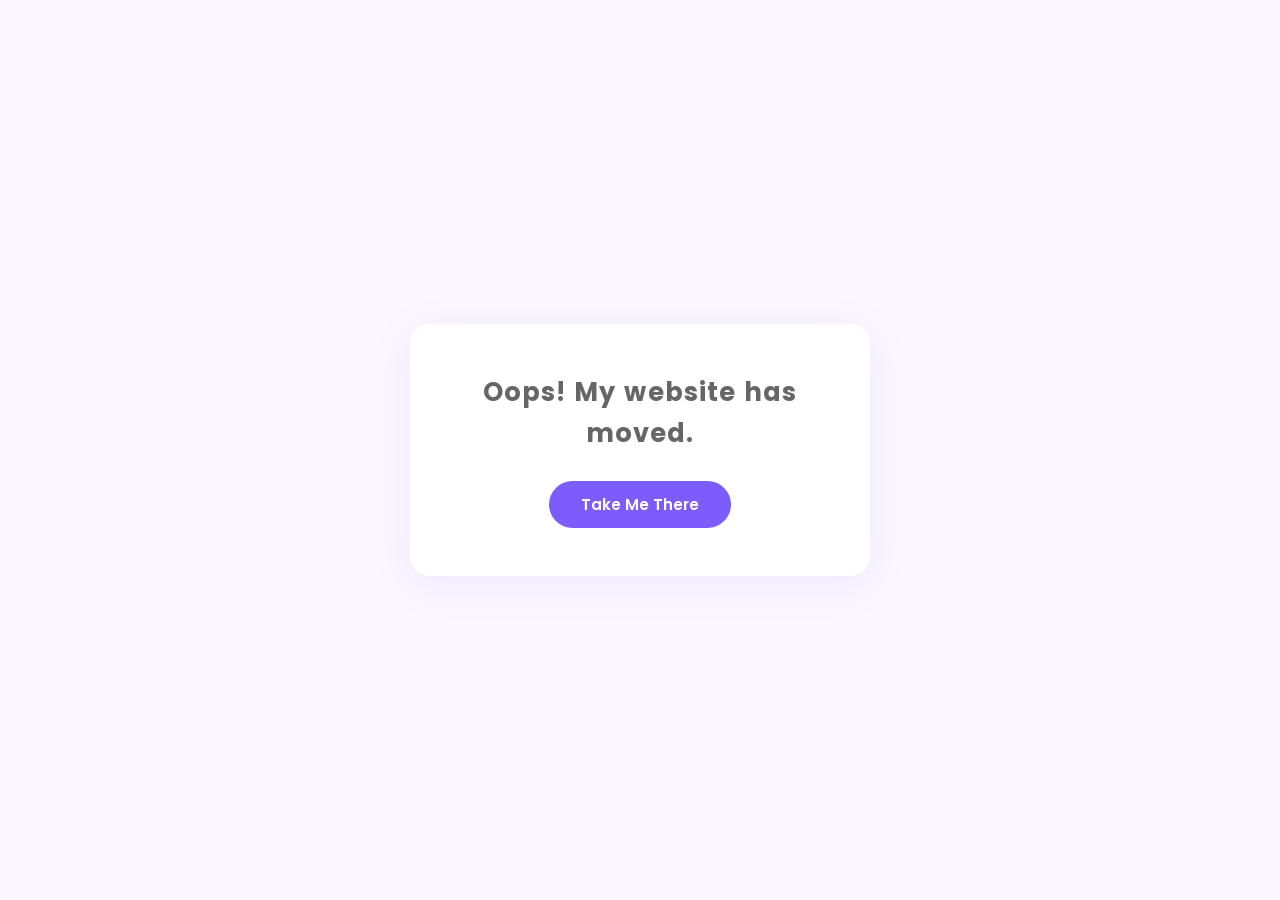
<file: personal-website/index.html>
<!DOCTYPE html>
<html lang="en">
<head>
    <meta charset="UTF-8">
    <meta name="viewport" content="width=device-width, initial-scale=1.0">
    <title>Vindhya Banda | Redirecting...</title>
    <link rel="preconnect" href="https://fonts.googleapis.com">
    <link rel="preconnect" href="https://fonts.gstatic.com" crossorigin>
    <link href="https://fonts.googleapis.com/css2?family=Poppins:wght@600;700&family=Nunito:wght@400;600&display=swap" rel="stylesheet">
    <style>
        * { margin: 0; padding: 0; box-sizing: border-box; }
        body {
            font-family: 'Nunito', sans-serif;
            min-height: 100vh;
            display: flex;
            align-items: center;
            justify-content: center;
            background: #FBF7FF;
            color: #333;
            text-align: center;
            padding: 24px;
        }
        .card {
            background: #fff;
            border-radius: 20px;
            padding: 48px 40px;
            max-width: 460px;
            box-shadow: 0 8px 40px rgba(124, 92, 252, 0.1);
        }
        .oops {
            font-family: 'Poppins', sans-serif;
            font-size: 1.6rem;
            font-weight: 700;
            margin-bottom: 28px;
            letter-spacing: 0.04em;
            word-spacing: 0.08em;
        }
        p {
            font-size: 1.05rem;
            color: #666;
            margin-bottom: 28px;
            line-height: 1.6;
        }
        a.btn {
            display: inline-block;
            padding: 12px 32px;
            background: #7C5CFC;
            color: #fff;
            border-radius: 30px;
            font-family: 'Poppins', sans-serif;
            font-weight: 600;
            font-size: 0.95rem;
            text-decoration: none;
            transition: background 0.3s ease, transform 0.3s ease, box-shadow 0.3s ease;
        }
        a.btn:hover {
            background: #5a3de6;
            transform: translateY(-2px);
            box-shadow: 0 6px 20px rgba(124, 92, 252, 0.3);
        }
    </style>
</head>
<body>
    <div class="card">
        <p class="oops">Oops! My website has moved.</p>
        <a class="btn" href="https://vindhyabanda.github.io/">Take Me There</a>
    </div>
</body>
</html>
</file>
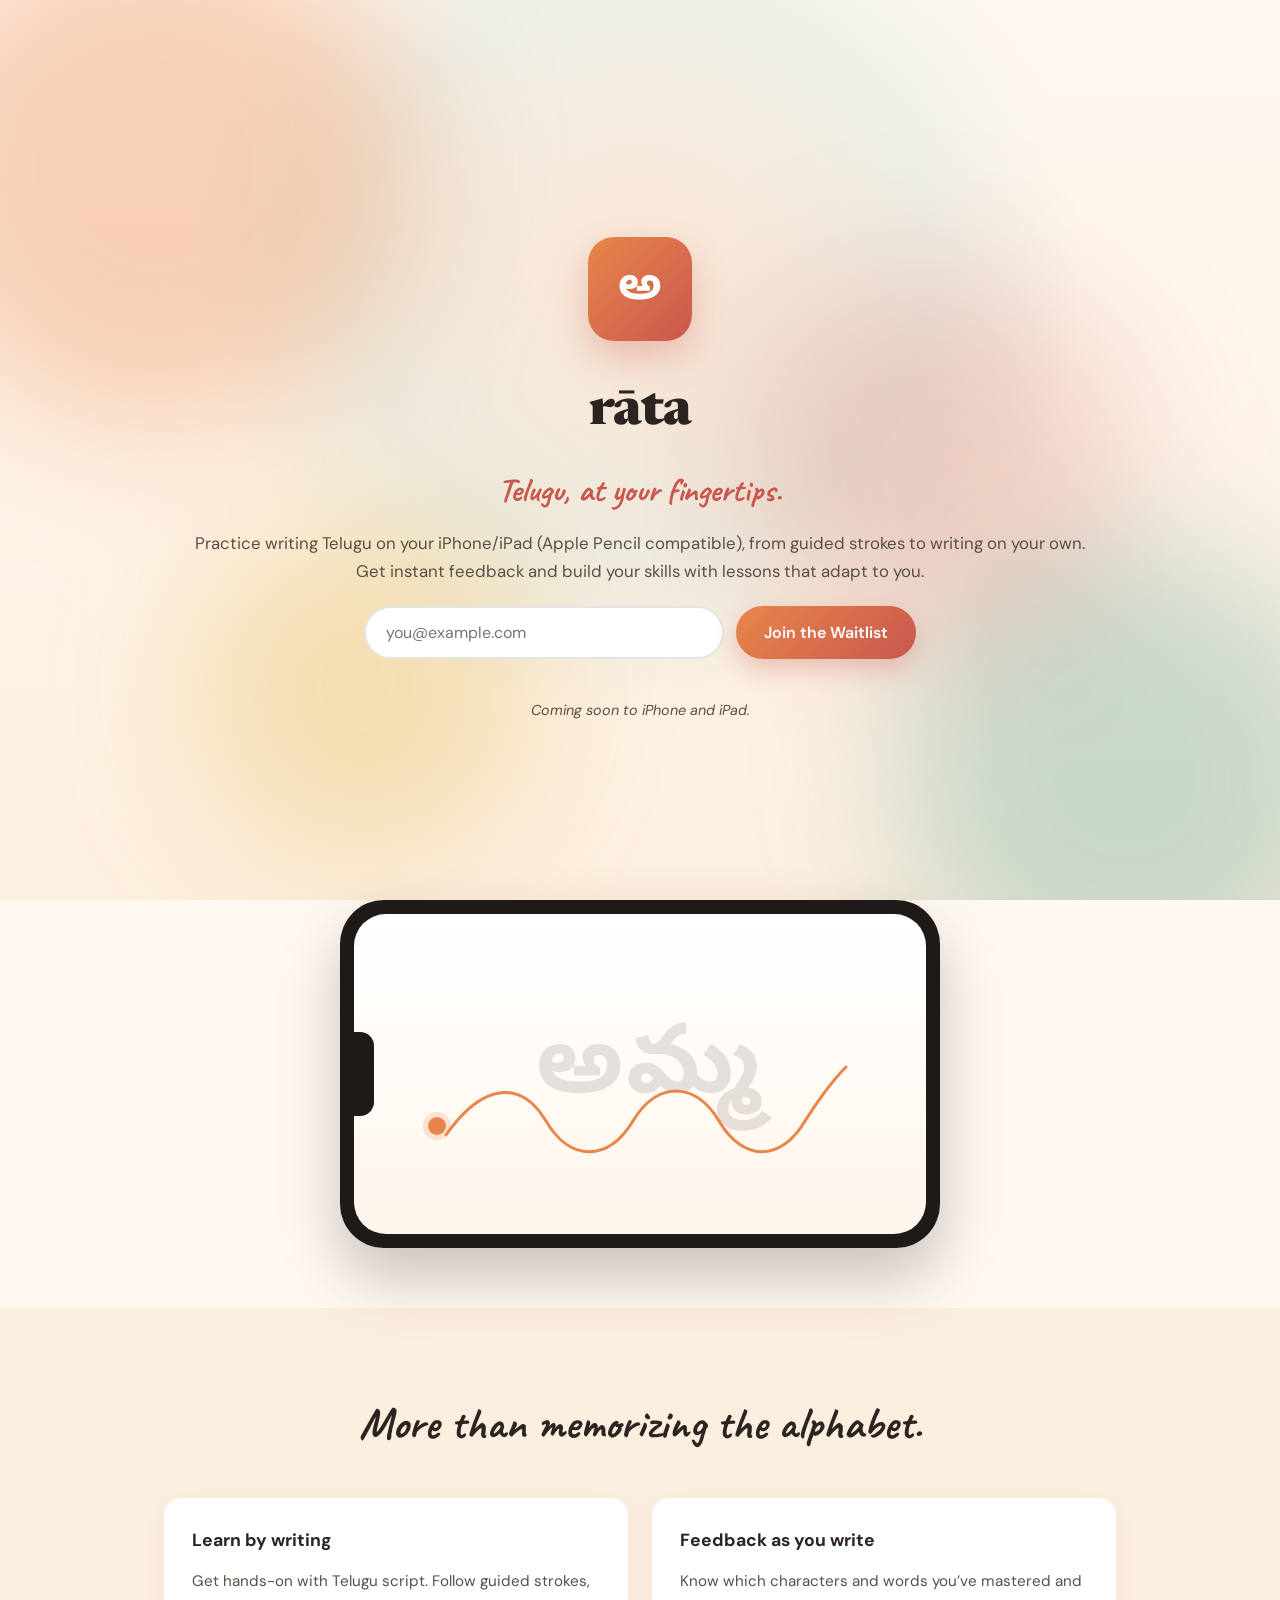
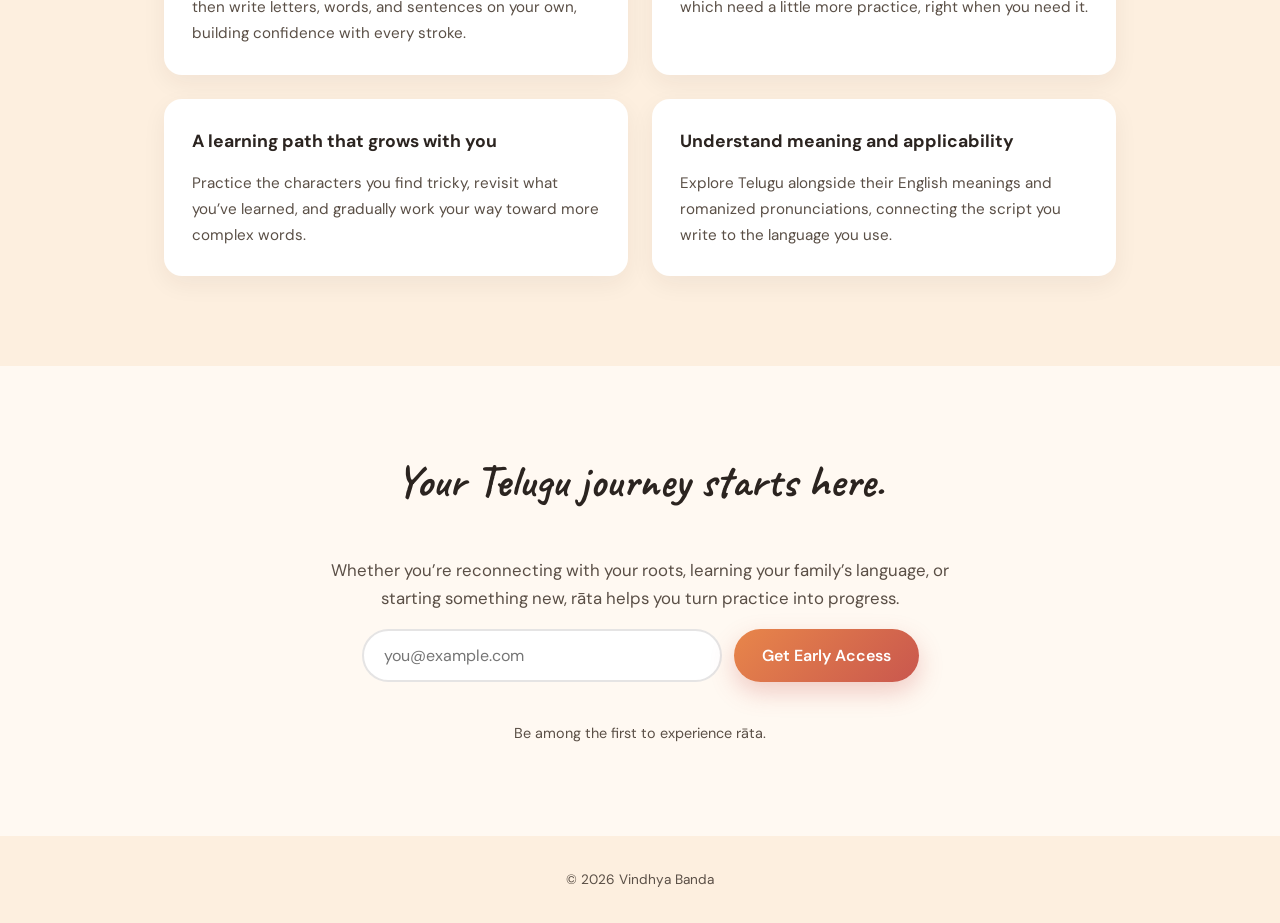
<file: rata.html>
<!DOCTYPE html>
<html lang="en">
<head>
    <meta charset="UTF-8">
    <meta name="viewport" content="width=device-width, initial-scale=1.0">
    <title>Introducing rāta — Telugu, at Your Fingertips | Coming Soon to iPhone &amp; iPad</title>
    <meta name="description" content="Introducing rāta, an iPhone and iPad app for learning to write Telugu, one word at a time. Write words with your finger or Apple Pencil, get instant feedback, and follow lessons that adapt to you. Join the waitlist.">
    <link rel="preconnect" href="https://fonts.googleapis.com">
    <link rel="preconnect" href="https://fonts.gstatic.com" crossorigin>
    <link href="https://fonts.googleapis.com/css2?family=Newsreader:wght@500;600;700;800&family=DM+Sans:wght@400;500;600;700&family=Noto+Sans+Telugu:wght@500;700&family=Caveat:wght@600;700&display=swap" rel="stylesheet">
    <link rel="stylesheet" href="rata.css">
</head>
<body>
    <main>
        <!-- Hero -->
        <section class="rata-hero">
            <div class="rata-hero-glow" aria-hidden="true"></div>
            <div class="rata-hero-blobs" aria-hidden="true">
                <span class="rata-blob rata-blob-saffron"></span>
                <span class="rata-blob rata-blob-teal"></span>
                <span class="rata-blob rata-blob-terracotta"></span>
                <span class="rata-blob rata-blob-gold"></span>
            </div>
            <div class="rata-container rata-hero-inner">
                <div class="rata-app-icon fade-in" aria-hidden="true">
                    <span class="rata-app-icon-letter">అ</span>
                </div>

                <h1 class="rata-hero-title fade-in">rāta</h1>
                <p class="rata-hero-tagline fade-in"><span class="rata-tagline-ink">Telugu, at your fingertips.</span></p>
                <p class="rata-hero-sub fade-in">
                    <span class="rata-hero-sub-line">Practice writing Telugu on your iPhone/iPad (Apple Pencil compatible), from guided strokes to writing on your own.</span>
                    <span class="rata-hero-sub-line">Get instant feedback and build your skills with lessons that adapt to you.</span>
                </p>

                <form class="rata-waitlist-form fade-in" id="rata-waitlist-form" novalidate>
                    <label for="rata-email" class="rata-sr-only">Email address</label>
                    <input
                        type="email"
                        id="rata-email"
                        name="email"
                        class="rata-email-input"
                        placeholder="you@example.com"
                        autocomplete="email"
                        required
                    >
                    <button type="submit" class="rata-btn rata-btn-primary" id="rata-waitlist-submit">
                        Join the Waitlist
                    </button>
                </form>
                <p class="rata-form-message" id="rata-form-message" role="status" aria-live="polite"></p>
                <p class="rata-caption rata-caption-italic fade-in">Coming soon to iPhone and iPad.</p>
            </div>
        </section>

        <!-- Preview / Mockup -->
        <section class="rata-section rata-preview">
            <div class="rata-container">
                <div class="rata-preview-visual fade-in" aria-hidden="true">
                    <div class="rata-phone-mockup">
                        <div class="rata-phone-notch"></div>
                        <div class="rata-phone-screen">
                            <div class="rata-trace-stage">
                                <div class="rata-trace-letter-wrap">
                                    <span class="rata-trace-letter rata-trace-letter-guide" aria-hidden="true">అమ్మ</span>
                                    <span class="rata-trace-letter rata-trace-letter-ink">అమ్మ</span>
                                    <svg class="rata-trace-line" viewBox="0 0 440 230" preserveAspectRatio="none">
                                        <path pathLength="100" d="M 16 176 C 54 122, 92 122, 116 162 C 140 203, 178 203, 203 162 C 227 122, 265 122, 289 162 C 313 203, 351 203, 375 162 C 394 132, 405 119, 416 108" />
                                    </svg>
                                    <span class="rata-trace-pen" aria-hidden="true"></span>
                                </div>
                            </div>
                        </div>
                    </div>
                </div>
            </div>
        </section>

        <!-- Features -->
        <section class="rata-section rata-features">
            <div class="rata-container">
                <h2 class="rata-section-title fade-in">More than memorizing the alphabet.</h2>
                <div class="rata-features-grid">
                    <div class="rata-feature-card fade-in" style="--rata-accent: #E8864A;">
                        <h3>Learn by writing</h3>
                        <p>Get hands-on with Telugu script. Follow guided strokes, then write letters, words, and sentences on your own, building confidence with every stroke.</p>
                    </div>
                    <div class="rata-feature-card fade-in" style="--rata-accent: #2F8C82;">
                        <h3>Feedback as you write</h3>
                        <p>Know which characters and words you&rsquo;ve mastered and which need a little more practice, right when you need it.</p>
                    </div>
                    <div class="rata-feature-card fade-in" style="--rata-accent: #C9574E;">
                        <h3>A learning path that grows with you</h3>
                        <p>Practice the characters you find tricky, revisit what you&rsquo;ve learned, and gradually work your way toward more complex words.</p>
                    </div>
                    <div class="rata-feature-card fade-in" style="--rata-accent: #D4A017;">
                        <h3>Understand meaning and applicability</h3>
                        <p>Explore Telugu alongside their English meanings and romanized pronunciations, connecting the script you write to the language you use.</p>
                    </div>
                </div>
            </div>
        </section>

        <!-- Waitlist CTA (repeat) -->
        <section class="rata-section rata-cta">
            <div class="rata-container rata-cta-inner">
                <h2 class="rata-section-title fade-in">Your Telugu journey starts here.</h2>
                <p class="rata-cta-sub fade-in">Whether you&rsquo;re reconnecting with your roots, learning your family&rsquo;s language, or starting something new, rāta helps you turn practice into progress.</p>

                <form class="rata-waitlist-form fade-in" id="rata-waitlist-form-2" novalidate>
                    <label for="rata-email-2" class="rata-sr-only">Email address</label>
                    <input
                        type="email"
                        id="rata-email-2"
                        name="email"
                        class="rata-email-input"
                        placeholder="you@example.com"
                        autocomplete="email"
                        required
                    >
                    <button type="submit" class="rata-btn rata-btn-primary" id="rata-waitlist-submit-2">
                        Get Early Access
                    </button>
                </form>
                <p class="rata-form-message" id="rata-form-message-2" role="status" aria-live="polite"></p>
                <p class="rata-caption fade-in">Be among the first to experience rāta.</p>
            </div>
        </section>
    </main>

    <footer class="rata-footer">
        <p>&copy; 2026 Vindhya Banda</p>
    </footer>

    <script src="rata.js"></script>
</body>
</html>
</file>
<file: rata.css>
/* ===== RESET & BASE ===== */
*,
*::before,
*::after {
    margin: 0;
    padding: 0;
    box-sizing: border-box;
}

html {
    scroll-behavior: smooth;
}

body {
    font-family: 'DM Sans', sans-serif;
    color: #2B2420;
    background: #FFF9F2;
    line-height: 1.7;
    overflow-x: hidden;
}


img, svg {
    max-width: 100%;
    display: block;
}

/* ===== COLOR VARIABLES ===== */
:root {
    --rata-saffron: #E8864A;
    --rata-teal: #2F8C82;
    --rata-terracotta: #C9574E;
    --rata-gold: #D4A017;
    --rata-cream: #FFF9F2;
    --rata-cream-alt: #FDEFDF;
    --rata-text: #2B2420;
    --rata-text-light: #5A4F46;
}

.rata-container {
    max-width: 1000px;
    margin: 0 auto;
    padding: 0 24px;
}

.rata-sr-only {
    position: absolute;
    width: 1px;
    height: 1px;
    padding: 0;
    margin: -1px;
    overflow: hidden;
    clip: rect(0, 0, 0, 0);
    white-space: nowrap;
    border: 0;
}

/* ===== HERO ===== */
.rata-hero {
    position: relative;
    min-height: 100vh;
    display: flex;
    align-items: center;
    padding: 140px 0 80px;
    overflow: hidden;
    background: linear-gradient(180deg, #FFF9F2 0%, #FDEFDF 100%);
}

.rata-hero-glow {
    position: absolute;
    top: -20%;
    left: 50%;
    transform: translateX(-50%);
    width: 900px;
    height: 900px;
    background: radial-gradient(circle, rgba(232, 134, 74, 0.14) 0%, rgba(47, 140, 130, 0.08) 45%, transparent 70%);
    pointer-events: none;
}

/* Slowly drifting, blurred color blobs behind the hero content. */
.rata-hero-blobs {
    position: absolute;
    inset: 0;
    pointer-events: none;
    filter: blur(70px);
}

.rata-blob {
    position: absolute;
    border-radius: 50%;
    opacity: 0.35;
    will-change: transform;
}

.rata-blob-saffron {
    width: 520px;
    height: 520px;
    top: -10%;
    left: -8%;
    background: var(--rata-saffron);
    animation: rata-blob-drift-a 22s ease-in-out infinite alternate;
}

.rata-blob-teal {
    width: 460px;
    height: 460px;
    bottom: -12%;
    right: -6%;
    background: var(--rata-teal);
    opacity: 0.25;
    animation: rata-blob-drift-b 26s ease-in-out infinite alternate;
}

.rata-blob-terracotta {
    width: 380px;
    height: 380px;
    top: 30%;
    right: 12%;
    background: var(--rata-terracotta);
    opacity: 0.22;
    animation: rata-blob-drift-c 30s ease-in-out infinite alternate;
}

.rata-blob-gold {
    width: 340px;
    height: 340px;
    bottom: 5%;
    left: 15%;
    background: var(--rata-gold);
    opacity: 0.25;
    animation: rata-blob-drift-d 24s ease-in-out infinite alternate;
}

@keyframes rata-blob-drift-a {
    0%   { transform: translate(0, 0) scale(1); }
    50%  { transform: translate(18vw, 12vh) scale(1.15); }
    100% { transform: translate(6vw, 30vh) scale(0.95); }
}

@keyframes rata-blob-drift-b {
    0%   { transform: translate(0, 0) scale(1); }
    50%  { transform: translate(-20vw, -14vh) scale(1.1); }
    100% { transform: translate(-8vw, -32vh) scale(0.9); }
}

@keyframes rata-blob-drift-c {
    0%   { transform: translate(0, 0) scale(1); }
    50%  { transform: translate(-24vw, 10vh) scale(0.85); }
    100% { transform: translate(-10vw, -18vh) scale(1.2); }
}

@keyframes rata-blob-drift-d {
    0%   { transform: translate(0, 0) scale(1); }
    50%  { transform: translate(22vw, -16vh) scale(1.2); }
    100% { transform: translate(34vw, 4vh) scale(0.9); }
}

@media (max-width: 600px) {
    .rata-blob-saffron { width: 320px; height: 320px; }
    .rata-blob-teal { width: 280px; height: 280px; }
    .rata-blob-terracotta { width: 240px; height: 240px; }
    .rata-blob-gold { width: 220px; height: 220px; }
}

/* Reduced-motion visitors still get a gentle, stationary color "breathing" instead of drifting blobs. */
@media (prefers-reduced-motion: reduce) {
    .rata-blob {
        animation: rata-blob-breathe 10s ease-in-out infinite alternate;
    }

    .rata-blob-teal { animation-delay: -2.5s; }
    .rata-blob-terracotta { animation-delay: -5s; }
    .rata-blob-gold { animation-delay: -7.5s; }
}

@keyframes rata-blob-breathe {
    0%   { opacity: 0.12; }
    100% { opacity: 0.4; }
}

.rata-hero-inner {
    position: relative;
    z-index: 1;
    text-align: center;
    max-width: 680px;
}

.rata-app-icon {
    width: 104px;
    height: 104px;
    margin: 0 auto 28px;
    border-radius: 26px;
    background: linear-gradient(135deg, var(--rata-saffron) 0%, var(--rata-terracotta) 100%);
    display: flex;
    align-items: center;
    justify-content: center;
    box-shadow: 0 16px 36px rgba(201, 87, 78, 0.3);
}

.rata-app-icon-letter {
    font-family: 'Noto Sans Telugu', 'DM Sans', sans-serif;
    font-size: 3rem;
    font-weight: 700;
    color: #fff;
}

/* The "rāta" wordmark uses the display serif, and the tagline and section
   titles use a handwritten script; everything else is DM Sans. */
.rata-hero-title {
    font-family: 'Newsreader', serif;
    font-size: 3.2rem;
    font-weight: 800;
    letter-spacing: -1px;
    color: var(--rata-text);
    margin-bottom: 14px;
}

.rata-hero-tagline {
    font-family: 'Caveat', cursive;
    font-size: 2.1rem;
    font-weight: 700;
    line-height: 1.2;
    color: var(--rata-terracotta);
    margin-bottom: 18px;
}

/* "Writes" the tagline left to right once on load: a soft-edged mask sweeps
   across the text with brief pauses between words, like a pen lifting. */
.rata-tagline-ink {
    display: inline-block;
    padding: 0 0.15em;
    -webkit-mask-image: linear-gradient(to right, #000 45%, transparent 55%);
    mask-image: linear-gradient(to right, #000 45%, transparent 55%);
    -webkit-mask-size: 220% 100%;
    mask-size: 220% 100%;
    -webkit-mask-repeat: no-repeat;
    mask-repeat: no-repeat;
    animation: rata-tagline-write 2.6s linear 0.6s both;
}

@keyframes rata-tagline-write {
    0%   { -webkit-mask-position: 100% 0; mask-position: 100% 0; }
    /* "Telugu," */
    26%  { -webkit-mask-position: 72% 0;  mask-position: 72% 0; }
    32%  { -webkit-mask-position: 70% 0;  mask-position: 70% 0; }
    /* "at" */
    42%  { -webkit-mask-position: 60% 0;  mask-position: 60% 0; }
    46%  { -webkit-mask-position: 58% 0;  mask-position: 58% 0; }
    /* "your" */
    60%  { -webkit-mask-position: 42% 0;  mask-position: 42% 0; }
    64%  { -webkit-mask-position: 40% 0;  mask-position: 40% 0; }
    /* "fingertips." */
    100% { -webkit-mask-position: 0% 0;   mask-position: 0% 0; }
}

.rata-hero-sub {
    --rata-sub-width: min(920px, calc(100vw - 64px));
    width: var(--rata-sub-width);
    margin-left: 50%;
    translate: -50% 0;
    font-size: 1.05rem;
    color: var(--rata-text-light);
    margin-bottom: 20px;
    text-wrap: balance;
}

/* The subtitle extends past the 680px hero column so it stays on two lines
   wherever possible: one sentence per line on wide screens, and the whole
   paragraph balanced across two lines on mid-size screens. */
@media (min-width: 960px) {
    .rata-hero-sub-line {
        display: block;
    }
}

.rata-emphasis {
    font-weight: 700;
    font-size: 1.1rem;
    color: var(--rata-text);
    margin-bottom: 32px;
}

.rata-caption {
    font-size: 0.9rem;
    color: var(--rata-text-light);
    margin-top: 6px;
}

.rata-caption-italic {
    font-style: italic;
}

/* ===== WAITLIST FORM ===== */
.rata-waitlist-form {
    display: flex;
    gap: 12px;
    justify-content: center;
    flex-wrap: wrap;
    margin-bottom: 12px;
}

.rata-email-input {
    font-family: 'DM Sans', sans-serif;
    font-size: 1rem;
    padding: 14px 20px;
    border-radius: 999px;
    border: 2px solid rgba(43, 36, 32, 0.12);
    background: #fff;
    min-width: 280px;
    flex: 1 1 280px;
    max-width: 360px;
    color: var(--rata-text);
    transition: border-color 0.25s ease, box-shadow 0.25s ease;
}

.rata-email-input:focus {
    outline: none;
    border-color: var(--rata-saffron);
    box-shadow: 0 0 0 4px rgba(232, 134, 74, 0.15);
}

.rata-email-input.rata-input-error {
    border-color: var(--rata-terracotta);
    box-shadow: 0 0 0 4px rgba(201, 87, 78, 0.12);
}

.rata-btn {
    font-family: 'DM Sans', sans-serif;
    font-weight: 600;
    font-size: 1rem;
    padding: 14px 28px;
    border-radius: 999px;
    border: none;
    cursor: pointer;
    transition: transform 0.25s ease, box-shadow 0.25s ease, opacity 0.25s ease;
    white-space: nowrap;
}

.rata-btn-primary {
    color: #fff;
    background: linear-gradient(135deg, var(--rata-saffron) 0%, var(--rata-terracotta) 100%);
    box-shadow: 0 10px 24px rgba(201, 87, 78, 0.28);
}

.rata-btn-primary:hover:not(:disabled) {
    transform: translateY(-2px);
    box-shadow: 0 14px 30px rgba(201, 87, 78, 0.35);
}

.rata-btn-primary:disabled {
    opacity: 0.7;
    cursor: not-allowed;
    transform: none;
}

.rata-form-message {
    min-height: 1.4em;
    font-size: 0.95rem;
    font-weight: 600;
}

.rata-form-message.rata-success {
    color: var(--rata-teal);
}

.rata-form-message.rata-error {
    color: var(--rata-terracotta);
}

/* ===== SECTIONS ===== */
.rata-section {
    padding: 90px 0;
}

.rata-section-title {
    text-align: center;
    font-family: 'Caveat', cursive;
    font-size: 2.8rem;
    font-weight: 700;
    line-height: 1.15;
    color: var(--rata-text);
    margin-bottom: 48px;
}

/* ===== PREVIEW / MOCKUP ===== */
.rata-preview {
    padding-top: 0;
    padding-bottom: 60px;
}

.rata-preview-visual {
    display: flex;
    justify-content: center;
}

.rata-phone-mockup {
    width: 600px;
    max-width: 94vw;
    border-radius: 44px;
    background: #1E1A17;
    padding: 14px;
    box-shadow: 0 30px 60px rgba(43, 36, 32, 0.25);
    position: relative;
}

.rata-phone-notch {
    width: 20px;
    height: 84px;
    background: #1E1A17;
    border-radius: 0 14px 14px 0;
    position: absolute;
    left: 14px;
    top: 50%;
    transform: translateY(-50%);
    z-index: 2;
}

.rata-phone-screen {
    background: linear-gradient(180deg, #fff 0%, #FFF6EC 100%);
    border-radius: 32px;
    padding: 28px 40px 28px 60px;
    min-height: 320px;
    display: flex;
    flex-direction: column;
    align-items: center;
    overflow: hidden;
}

.rata-trace-stage {
    position: relative;
    flex: 1;
    width: 100%;
    display: flex;
    align-items: center;
    justify-content: center;
}

.rata-trace-letter-wrap {
    position: relative;
    width: 440px;
    height: 230px;
    display: flex;
    align-items: center;
    justify-content: center;
}

.rata-trace-letter {
    font-family: 'Noto Sans Telugu', 'DM Sans', sans-serif;
    font-size: 6rem;
    font-weight: 700;
    line-height: 1;
    position: absolute;
    inset: 0;
    display: flex;
    align-items: center;
    justify-content: center;
    letter-spacing: 0.04em;
}

/* Faint guide copy of the word, always visible underneath the "ink". */
.rata-trace-letter-guide {
    color: rgba(43, 36, 32, 0.12);
}

/* Gradient "ink" copy that progressively reveals left-to-right, in step with
   the trace line and pen below so the word looks hand-written. */
.rata-trace-letter-ink {
    background: linear-gradient(135deg, var(--rata-saffron) 0%, var(--rata-terracotta) 60%, var(--rata-teal) 100%);
    -webkit-background-clip: text;
    background-clip: text;
    color: transparent;
    clip-path: inset(0 100% 0 0);
    animation: rata-letter-reveal 4.2s ease-in-out infinite;
}

/* Wavy "pen stroke" line that draws itself beneath the word, matched 1:1 to
   the pen dot's motion via a shared path and the same animation timing. */
.rata-trace-line {
    position: absolute;
    inset: 0;
    width: 100%;
    height: 100%;
    overflow: visible;
}

.rata-trace-line path {
    fill: none;
    stroke: var(--rata-saffron);
    stroke-width: 3;
    stroke-linecap: round;
    stroke-dasharray: 100;
    animation: rata-line-draw 4.2s ease-in-out infinite;
}

.rata-trace-pen {
    position: absolute;
    top: 0;
    left: 0;
    width: 18px;
    height: 18px;
    margin: -9px 0 0 -9px;
    border-radius: 50%;
    background: var(--rata-saffron);
    box-shadow: 0 0 0 5px rgba(232, 134, 74, 0.2);
    offset-path: path("M 16 176 C 54 122, 92 122, 116 162 C 140 203, 178 203, 203 162 C 227 122, 265 122, 289 162 C 313 203, 351 203, 375 162 C 394 132, 405 119, 416 108");
    offset-rotate: 0deg;
    animation: rata-pen-trace 4.2s ease-in-out infinite;
}


@keyframes rata-letter-reveal {
    0% { clip-path: inset(0 100% 0 0); opacity: 1; }
    50% { clip-path: inset(0 0% 0 0); opacity: 1; }
    82% { clip-path: inset(0 0% 0 0); opacity: 1; }
    90% { clip-path: inset(0 0% 0 0); opacity: 0; }
    91% { clip-path: inset(0 100% 0 0); opacity: 0; }
    100% { clip-path: inset(0 100% 0 0); opacity: 1; }
}

@keyframes rata-line-draw {
    0% { stroke-dashoffset: 100; opacity: 1; }
    50% { stroke-dashoffset: 0; opacity: 1; }
    82% { stroke-dashoffset: 0; opacity: 1; }
    90% { stroke-dashoffset: 0; opacity: 0; }
    91% { stroke-dashoffset: 100; opacity: 0; }
    100% { stroke-dashoffset: 100; opacity: 1; }
}

@keyframes rata-pen-trace {
    0% { offset-distance: 0%; opacity: 1; }
    50% { offset-distance: 100%; opacity: 1; }
    82% { offset-distance: 100%; opacity: 1; }
    90% { offset-distance: 100%; opacity: 0; }
    91% { offset-distance: 0%; opacity: 0; }
    100% { offset-distance: 0%; opacity: 1; }
}

/* ===== FEATURES ===== */
.rata-features {
    background: var(--rata-cream-alt);
}

.rata-features-grid {
    display: grid;
    grid-template-columns: repeat(2, 1fr);
    gap: 24px;
}

/* Hover motion uses the standalone `translate`/`scale` properties so it doesn't
   fight the scroll fade-in, which animates `transform`. */
.rata-features-grid .rata-feature-card {
    position: relative;
    overflow: hidden;
    isolation: isolate;
    background: #fff;
    border-radius: 18px;
    padding: 28px;
    box-shadow: 0 8px 24px rgba(43, 36, 32, 0.06);
    transition:
        opacity 0.7s ease,
        transform 0.7s ease,
        translate 0.4s cubic-bezier(0.22, 1, 0.36, 1),
        scale 0.4s cubic-bezier(0.22, 1, 0.36, 1),
        box-shadow 0.4s ease;
}

/* Soft accent-colored glow that blooms from the bottom-right corner on hover. */
.rata-feature-card::before {
    content: "";
    position: absolute;
    inset: 0;
    z-index: -1;
    background: radial-gradient(
        circle at 100% 100%,
        color-mix(in srgb, var(--rata-accent, var(--rata-saffron)) 18%, transparent) 0%,
        transparent 65%
    );
    opacity: 0;
    transform: scale(0.6);
    transform-origin: 100% 100%;
    transition: opacity 0.5s ease, transform 0.6s cubic-bezier(0.22, 1, 0.36, 1);
}

.rata-features-grid .rata-feature-card:hover {
    translate: 0 -8px;
    scale: 1.02;
    box-shadow: 0 20px 40px color-mix(in srgb, var(--rata-accent, var(--rata-saffron)) 22%, transparent);
}

.rata-feature-card:hover::before {
    opacity: 1;
    transform: scale(1);
}

/* Stagger each card's scroll-triggered fade-in so they cascade in one after
   another instead of all appearing at once. Hover transitions stay instant. */
.rata-features-grid .fade-in:nth-child(1) { transition-delay: 0s, 0s, 0s, 0s, 0s; }
.rata-features-grid .fade-in:nth-child(2) { transition-delay: 0.1s, 0.1s, 0s, 0s, 0s; }
.rata-features-grid .fade-in:nth-child(3) { transition-delay: 0.2s, 0.2s, 0s, 0s, 0s; }
.rata-features-grid .fade-in:nth-child(4) { transition-delay: 0.3s, 0.3s, 0s, 0s, 0s; }

.rata-feature-card h3 {
    position: relative;
    display: inline-block;
    font-size: 1.1rem;
    margin-bottom: 10px;
    padding-bottom: 4px;
    color: var(--rata-text);
    transition: color 0.3s ease;
}

/* Accent underline that draws in beneath the heading on hover. */
.rata-feature-card h3::after {
    content: "";
    position: absolute;
    left: 0;
    bottom: 0;
    width: 100%;
    height: 2px;
    border-radius: 2px;
    background: var(--rata-accent, var(--rata-saffron));
    transform: scaleX(0);
    transform-origin: left;
    transition: transform 0.45s cubic-bezier(0.22, 1, 0.36, 1);
}

.rata-feature-card:hover h3 {
    color: var(--rata-accent, var(--rata-saffron));
}

.rata-feature-card:hover h3::after {
    transform: scaleX(1);
}

@media (prefers-reduced-motion: reduce) {
    .rata-features-grid .rata-feature-card:hover {
        translate: none;
        scale: none;
    }
}

.rata-feature-card p {
    font-size: 0.95rem;
    color: var(--rata-text-light);
}

/* ===== CTA ===== */
.rata-cta-inner {
    text-align: center;
    max-width: 680px;
}

.rata-cta-sub {
    color: var(--rata-text-light);
    margin-bottom: 16px;
    font-size: 1.05rem;
    text-wrap: pretty;
}

/* ===== FOOTER ===== */
.rata-footer {
    text-align: center;
    padding: 32px 24px;
    font-size: 0.85rem;
    color: var(--rata-text-light);
    background: var(--rata-cream-alt);
}

/* ===== FADE-IN ANIMATION ===== */
.fade-in {
    opacity: 0;
    transform: translateY(24px);
    transition: opacity 0.7s ease, transform 0.7s ease;
}

.fade-in.visible {
    opacity: 1;
    transform: translateY(0);
}

/* ===== RESPONSIVE ===== */
@media (max-width: 640px) {
    .rata-hero-title {
        font-size: 2.4rem;
    }

    .rata-hero-tagline {
        font-size: 1.75rem;
    }

    .rata-features-grid {
        grid-template-columns: 1fr;
    }

    .rata-waitlist-form {
        flex-direction: column;
        align-items: stretch;
    }

    .rata-email-input {
        max-width: none;
        min-width: 0;
        /* Reset the row-layout flex-basis (280px) so it doesn't get read as
           a height once the form stacks into a column on mobile. */
        flex: 1 1 auto;
        width: 100%;
        height: auto;
    }

    .rata-btn {
        width: 100%;
    }

    /* Scale the whole mockup uniformly rather than resizing its children,
       since the trace line/pen share hardcoded pixel coordinates that must
       stay in proportion to the letter wrap. */
    .rata-preview-visual {
        margin: -50px 0;
    }

    .rata-phone-mockup {
        transform: scale(0.72);
    }
}
</file>
